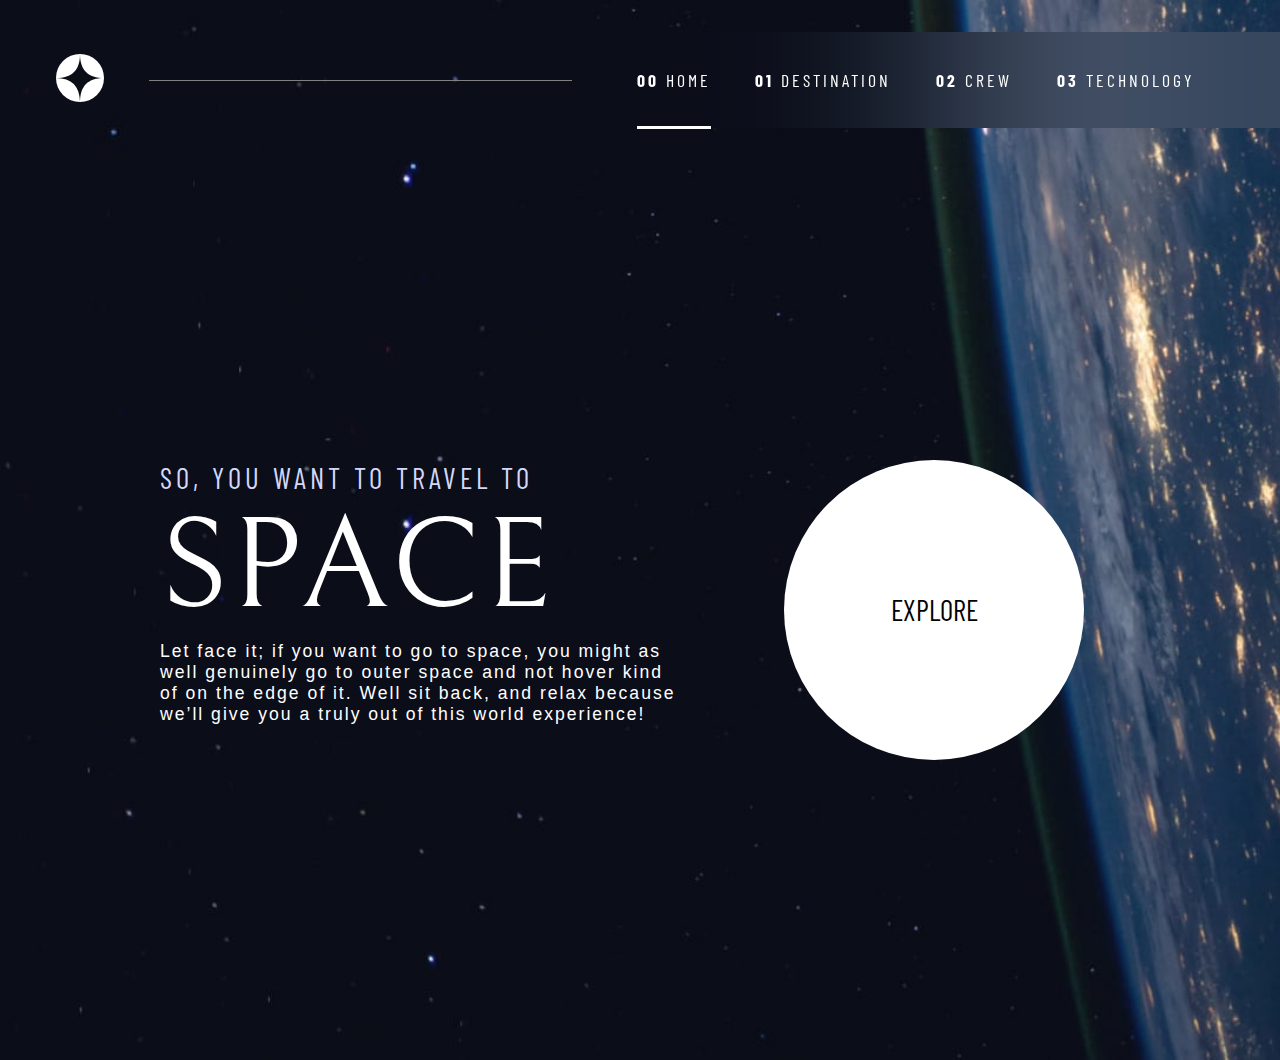
<file: index.html>
<!DOCTYPE html>
<html lang="en">

<head>
    <meta charset="UTF-8">
    <meta http-equiv="X-UA-Compatible" content="IE=edge">
    <meta name="viewport" content="width=device-width, initial-scale=1.0">
    <title>Space tourism</title>
    <!-- favicon link  -->
    <link rel="shortcut icon" href="./image/shared/logo.svg" type="image/x-icon">
    <!-- google fonts  -->
    <link href="https://fonts.googleapis.com/css2?family=Barlow+Condensed:ital,wght@0,100;0,200;0,300;0,400;0,500;1,200;1,300;1,400&display=swap"
        rel="stylesheet">
    <link href="https://fonts.googleapis.com/css2?family=Bellefair&display=swap" rel="stylesheet">
    <!-- custom css -->
    <link rel="stylesheet" href="./style.css">
    <!-- custom js  -->
    <script src="./script.js" defer></script>

    <link rel="stylesheet" href="https://cdnjs.cloudflare.com/ajax/libs/font-awesome/6.1.1/css/all.min.css" integrity="sha512-KfkfwYDsLkIlwQp6LFnl8zNdLGxu9YAA1QvwINks4PhcElQSvqcyVLLD9aMhXd13uQjoXtEKNosOWaZqXgel0g==" crossorigin="anonymous" referrerpolicy="no-referrer" />
</head>

<body>
    <div id="home">
    <header id="header">
        <div class="logo">
            <img src="./image/shared/logo.svg" alt="">
        </div>
        <nav id="navbar">
            <ul class="nav-links">
                <li><a href="./index.html" class="active"><span>00 </span>HOME</a></li>
                <li><a href="./destination/index.html"><span>01 </span>DESTINATION</a></li>
                <li><a href="./crew/index.html"><span>02 </span>CREW</a></li>
                <li><a href="./technology/index.html"><span>03 </span>TECHNOLOGY</a></li>
            </ul>
        </nav>
        <div class="hamburger">
           <span id="open"><i class="fa-solid fa-bars"></i></span> 
            <div class="hamburger-navbar">
               <span id="close"><i class="fa-solid fa-xmark"></i></span>
                <ul>
                    <li><a href="./index.html" class="active"><span>00 </span>HOME</a></li>
                    <li><a href="./destination/index.html"><span>01 </span>DESTINATION</a></li>
                    <li><a href="./crew/index.html"><span>02 </span>CREW</a></li>
                    <li><a href="./technology/index.html"><span>03 </span>TECHNOLOGY</a></li>
                </ul> 
            </div>
         </div>
    </header>

    <main id="main">
        <div class="main-box">
            <div class="left-main">
                <p class="first-line">SO, YOU WANT TO TRAVEL TO</p>
                <p class="second-line">SPACE</p>
                <p class="third-line">Let face it; if you want to go to space, you might as well genuinely go to outer
                    space and not hover kind of on the edge of it. Well sit back, and relax because we’ll give you a
                    truly out of this world experience!</p>
            </div>
            <div class="right-main">
                <a href="./destination/index.html"><button class="circle">EXPLORE</button></a>
            </div>
        </div>
    </main>
</div>
</body>

</html>
</file>
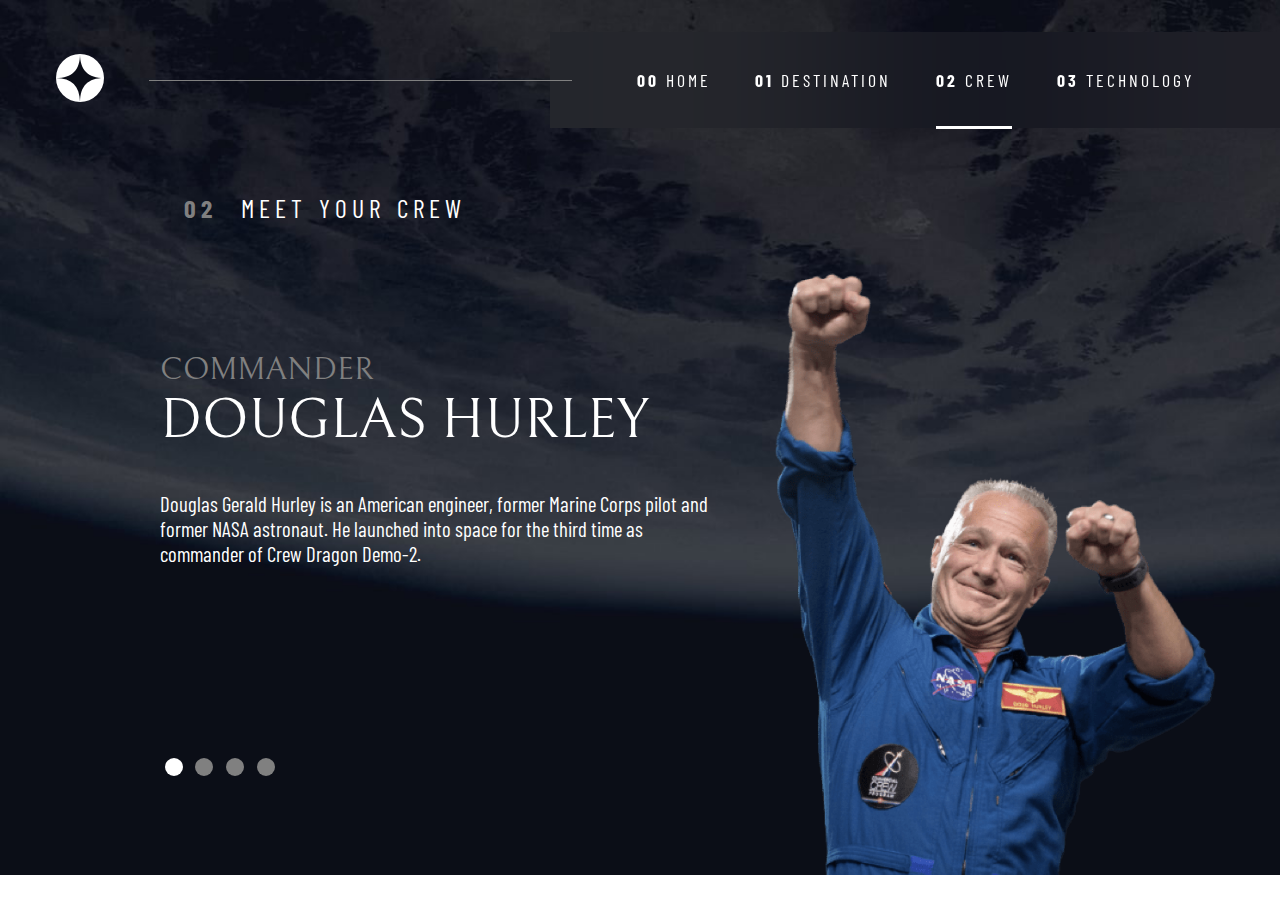
<file: crew/index.html>
<!DOCTYPE html>
<html lang="en">

<head>
    <meta charset="UTF-8">
    <meta http-equiv="X-UA-Compatible" content="IE=edge">
    <meta name="viewport" content="width=device-width, initial-scale=1.0">
    <title>Space tourism</title>
    <!-- favicon link  -->
    <link rel="shortcut icon" href="../image/shared/logo.svg" type="image/x-icon">
    <!-- google fonts  -->
    <link href="https://fonts.googleapis.com/css2?family=Barlow+Condensed:ital,wght@0,100;0,200;0,300;0,400;0,500;1,200;1,300;1,400&display=swap"
        rel="stylesheet">
    <link href="https://fonts.googleapis.com/css2?family=Bellefair&display=swap" rel="stylesheet">
    <!-- custom css -->
    <link rel="stylesheet" href="../crew/style.css">
    <!-- custom js  -->
    <script src="../crew/script.js" defer></script>

    <link rel="stylesheet" href="https://cdnjs.cloudflare.com/ajax/libs/font-awesome/6.1.1/css/all.min.css" integrity="sha512-KfkfwYDsLkIlwQp6LFnl8zNdLGxu9YAA1QvwINks4PhcElQSvqcyVLLD9aMhXd13uQjoXtEKNosOWaZqXgel0g==" crossorigin="anonymous" referrerpolicy="no-referrer" />
</head>

<body id="crew">
    <header id="header">
        <div class="logo">
            <img src="../image/shared/logo.svg" alt="">
        </div>
        <nav id="navbar">
            <ul class="nav-links">
                <li><a href="../index.html"><span>00 </span>HOME</a></li>
                <li><a href="../destination/index.html"><span>01 </span>DESTINATION</a></li>
                <li><a href="../crew/index.html" class="active"><span>02 </span>CREW</a></li>
                <li><a href="../technology/index.html"><span>03 </span>TECHNOLOGY</a></li>
            </ul>
        </nav>
        <div class="hamburger">
           <span id="open"><i class="fa-solid fa-bars"></i></span> 
            <div class="hamburger-navbar">
               <span id="close"><i class="fa-solid fa-xmark"></i></span>
                <ul>
                    <li><a href="../index.html"><span>00 </span>HOME</a></li>
                    <li><a href="../destination/index.html"><span>01 </span>DESTINATION</a></li>
                    <li><a href="../crew/index.html" class="active"><span>02 </span>CREW</a></li>
                    <li><a href="../technology/index.html"><span>03 </span>TECHNOLOGY</a></li>
                </ul> 
            </div>
         </div>
    </header>


    <main id="main">
        <div class="main-box">
           <div class="left-main">
            <p><span>02</span>MEET YOUR CREW</p>
            <div class="left-content">
                <p class="heading">COMMANDER</p>
                <p class="character_name">DOUGLAS HURLEY</p>
                <br><br>
                <p class="para">Douglas Gerald Hurley is an American engineer, former Marine Corps pilot and former NASA astronaut. He launched into space for the third time as commander of Crew Dragon Demo-2.</p>
                <div class="indicator">
                    <button class="btn btn-active"></button>
                    <button class="btn"></button>
                    <button class="btn"></button>
                    <button class="btn"></button>
                </div>
            </div>
           </div>
           <div class="right-main">
            <img src="../image/crew/image-douglas-hurley.png" alt="">
           </div> 
        </div>
    </main>

</body>

</html>
</file>
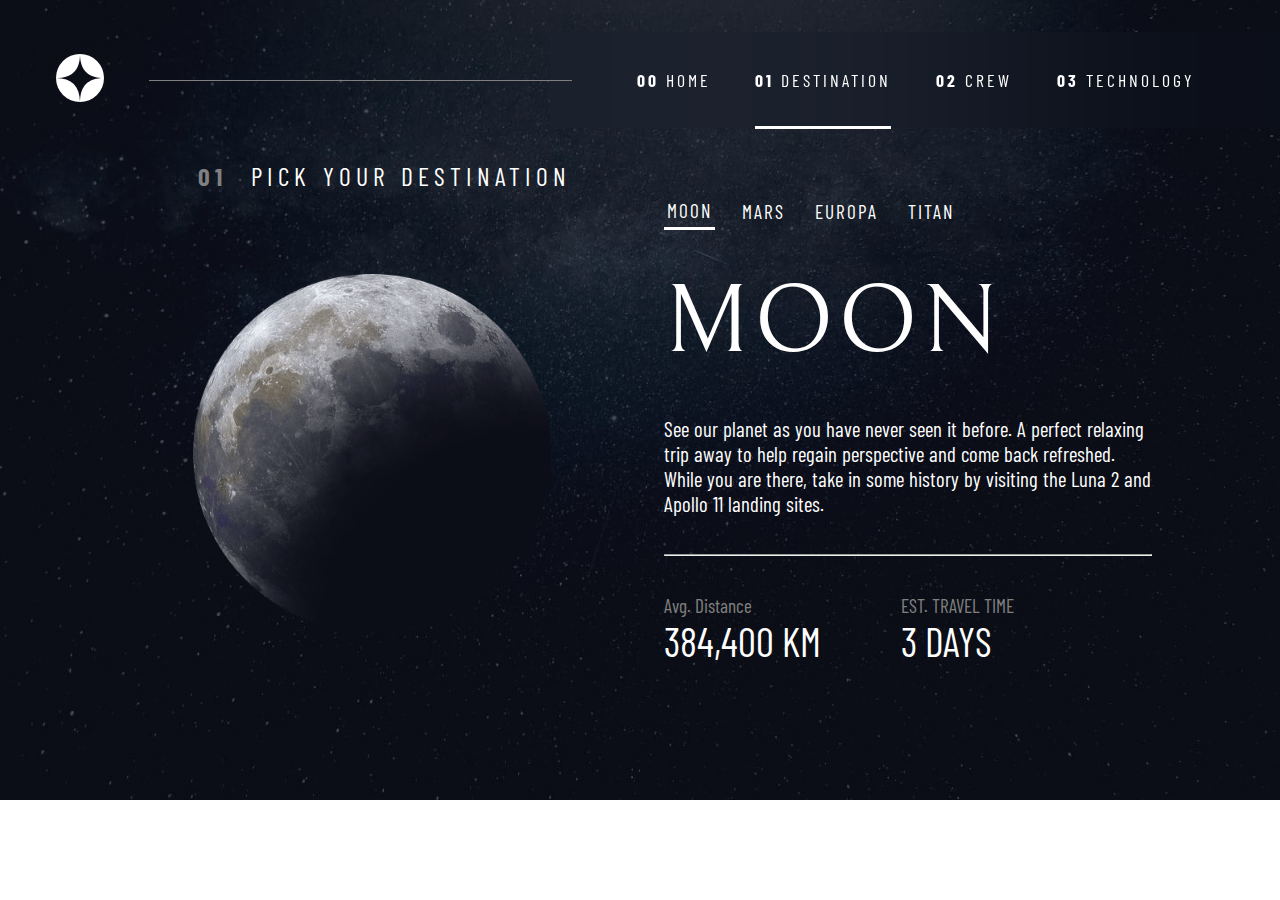
<file: destination/index.html>
<!DOCTYPE html>
<html lang="en">

<head>
    <meta charset="UTF-8">
    <meta http-equiv="X-UA-Compatible" content="IE=edge">
    <meta name="viewport" content="width=device-width, initial-scale=1.0">
    <title>Space tourism</title>
    <!-- favicon link  -->
    <link rel="shortcut icon" href="../image/shared/logo.svg" type="image/x-icon">
    <!-- google fonts  -->
    <link
        href="https://fonts.googleapis.com/css2?family=Barlow+Condensed:ital,wght@0,100;0,200;0,300;0,400;0,500;1,200;1,300;1,400&display=swap"
        rel="stylesheet">
    <link href="https://fonts.googleapis.com/css2?family=Bellefair&display=swap" rel="stylesheet">
    <!-- custom css -->
    <link rel="stylesheet" href="../destination/style.css">
    <!-- custom js  -->
    <script src="../destination/script.js" defer></script>

    <link rel="stylesheet" href="https://cdnjs.cloudflare.com/ajax/libs/font-awesome/6.1.1/css/all.min.css"
        integrity="sha512-KfkfwYDsLkIlwQp6LFnl8zNdLGxu9YAA1QvwINks4PhcElQSvqcyVLLD9aMhXd13uQjoXtEKNosOWaZqXgel0g=="
        crossorigin="anonymous" referrerpolicy="no-referrer" />
</head>

<body id="destination">
    <header id="header">
        <div class="logo">
            <img src="../image/shared/logo.svg" alt="">
        </div>
        <nav id="navbar">
            <ul class="nav-links">
                <li><a href="../index.html"><span>00 </span>HOME</a></li>
                <li><a href="../destination/index.html" class="active"><span>01 </span>DESTINATION</a></li>
                <li><a href="../crew/index.html"><span>02 </span>CREW</a></li>
                <li><a href="../technology/index.html"><span>03 </span>TECHNOLOGY</a></li>
            </ul>
        </nav>
        <div class="hamburger">
            <span id="open"><i class="fa-solid fa-bars"></i></span>
            <div class="hamburger-navbar">
                <span id="close"><i class="fa-solid fa-xmark"></i></span>
                <ul>
                    <li><a href="../index.html"><span>00 </span>HOME</a></li>
                    <li><a href="../destination/index.html" class="active"><span>01 </span>DESTINATION</a></li>
                    <li><a href="../crew/index.html"><span>02 </span>CREW</a></li>
                    <li><a href="../technology/index.html"><span>03 </span>TECHNOLOGY</a></li>
                </ul>
            </div>
        </div>
    </header>

    <main id="main">
        <div class="main-box">
            <div class="left-main">
                <p><span>01</span>PICK YOUR DESTINATION</p>
                <br>
                <img src="../image/destination/image-moon.png" alt="">        
            </div>
            <div class="right-main">
                <div class="tab_bar">
                    <ul class="tab_links">
                        <li class="tab-item active">MOON</li>
                        <li class="tab-item">MARS</li>
                        <li class="tab-item">EUROPA</li>
                        <li class="tab-item">TITAN</li>
                    </ul>
                </div>
                <br><br>
                <p class="heading">MOON</p>
                <br><br>
                <p class="para">See our planet as you have never seen it before. A perfect relaxing trip away to help
                    regain perspective and come back refreshed. While you are there, take in some history by visiting
                    the Luna 2 and Apollo 11 landing sites.</p>
                <br><br>
                <hr>
                <br><br>
                <div class="main-footer">
                    <p class="footer-para" id="distance">Avg. Distance <br> <span>384,400 KM</span></p>
                    <p class="footer-para" id="day">EST. TRAVEL TIME <br><span>3 DAYS</span></p>
                </div>
            </div>
        </div>
    </main>
</body>

</html>
</file>
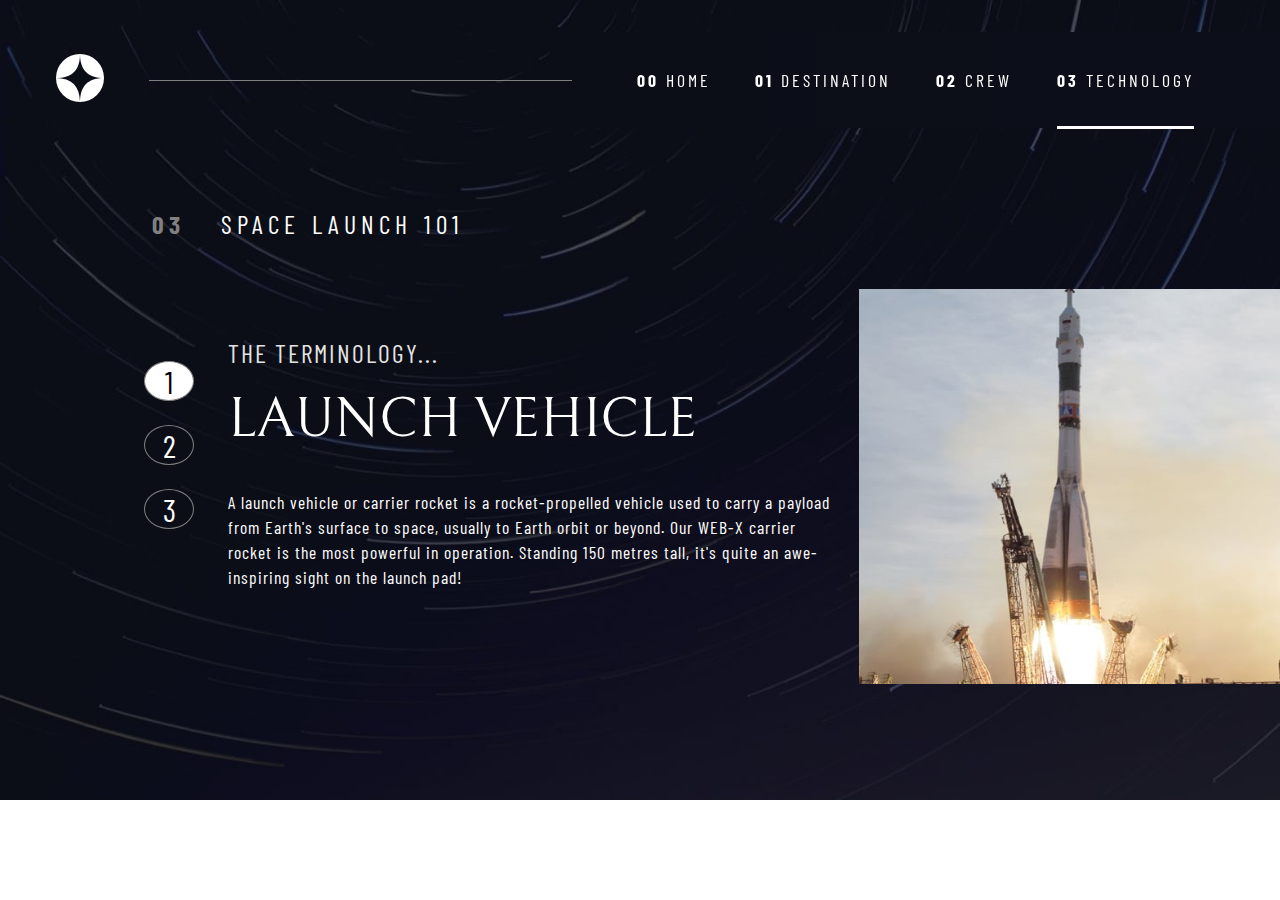
<file: technology/index.html>
<!DOCTYPE html>
<html lang="en">

<head>
    <meta charset="UTF-8">
    <meta http-equiv="X-UA-Compatible" content="IE=edge">
    <meta name="viewport" content="width=device-width, initial-scale=1.0">
    <title>Space tourism</title>
    <!-- favicon link  -->
    <link rel="shortcut icon" href="../image/shared/logo.svg" type="image/x-icon">
    <!-- google fonts  -->
    <link href="https://fonts.googleapis.com/css2?family=Barlow+Condensed:ital,wght@0,100;0,200;0,300;0,400;0,500;1,200;1,300;1,400&display=swap"
        rel="stylesheet">
    <link href="https://fonts.googleapis.com/css2?family=Bellefair&display=swap" rel="stylesheet">
    <!-- custom css -->
    <link rel="stylesheet" href="../technology/style.css">
    <!-- custom js  -->
    <script src="../technology/script.js" defer></script>

    <link rel="stylesheet" href="https://cdnjs.cloudflare.com/ajax/libs/font-awesome/6.1.1/css/all.min.css" integrity="sha512-KfkfwYDsLkIlwQp6LFnl8zNdLGxu9YAA1QvwINks4PhcElQSvqcyVLLD9aMhXd13uQjoXtEKNosOWaZqXgel0g==" crossorigin="anonymous" referrerpolicy="no-referrer" />
</head>

<body id="technology">
    <header id="header">
        <div class="logo">
            <img src="../image/shared/logo.svg" alt="">
        </div>
        <nav id="navbar">
            <ul class="nav-links">
                <li><a href="../index.html"><span>00 </span>HOME</a></li>
                <li><a href="../destination/index.html"><span>01 </span>DESTINATION</a></li>
                <li><a href="../crew/index.html"><span>02 </span>CREW</a></li>
                <li><a href="../technology/index.html" class="active"><span>03 </span>TECHNOLOGY</a></li>
            </ul>
        </nav>
        <div class="hamburger">
           <span id="open"><i class="fa-solid fa-bars"></i></span> 
            <div class="hamburger-navbar">
               <span id="close"><i class="fa-solid fa-xmark"></i></span>
                <ul>
                    <li><a href="../index.html" ><span>00 </span>HOME</a></li>
                    <li><a href="../destination/index.html"><span>01 </span>DESTINATION</a></li>
                    <li><a href="../crew/index.html"><span>02 </span>CREW</a></li>
                    <li><a href="../technology/index.html" class="active"><span>03 </span>TECHNOLOGY</a></li>
                </ul> 
            </div>
         </div>
    </header>

    <main id="main">
        <div class="main-box">
            <div class="main-heading">
                <p><span>03 </span>SPACE LAUNCH 101</p>
            </div>
            <div class="left-main">
                <div class="btn-box">
                   <button class="btn btn-active">1</button> 
                   <button class="btn">2</button> 
                   <button class="btn">3</button> 
                </div>
                <div class="main-content">
                    <p class="heading">THE TERMINOLOGY...</p>
                    <br>
                    <p class="satelite-name">LAUNCH VEHICLE</p>
                    <br><br>
                    <p class="para">A launch vehicle or carrier rocket is a rocket-propelled vehicle used to carry a payload from Earth's surface to space, usually to Earth orbit or beyond. Our WEB-X carrier rocket is the most powerful in operation. Standing 150 metres tall, it's quite an awe-inspiring sight on the launch pad!</p>
                </div>
            </div>
            <div class="right-main">
                <img src="../image/technology/image-launch-vehicle-portrait.jpg" alt="">
            </div>
        </div>
    </main>


</body>

</html>
</file>
<file: style.css>
/* CSS RESET  */

*{
    padding: 0;
    margin: 0;
    box-sizing: border-box;
    font-family: 'Barlow Condensed', sans-serif;
}

::-webkit-scrollbar{
    display: none;
}

:root{
    --color : #fff;
}

#home{
    background-image: url('./image/home/background-home-desktop.jpg');
    background-repeat: no-repeat;
    background-size: cover;
    z-index: -1;
}

#header{
    padding: 2rem 0;
    display: flex;
    align-items: center;
    justify-content: space-between;
}

.logo{
    padding: 0 3.5rem;
}

#navbar{
    width: 57vw;
    padding: 2.3rem 4rem;
    backdrop-filter: blur(7rem);
    position: relative;
}

#navbar::before{
    content: '';
    position: absolute;
    width: 33vw;
    height: 0.2px;
    background-color: grey;
    top: 50%;
    left: -55%;
}

.nav-links{
    display: flex;
    align-items: center;
    justify-content: space-around;
    list-style: none;
}

.nav-links>li>a{
    text-decoration: none;
    color: var(--color);
    font-size: 1.1rem;
    font-weight: 400;
    letter-spacing: 3px;
    padding: 2.2rem 0;
}

.nav-links>li>a>span{
    font-weight: bold;
}


.active{
    border-bottom: 3px solid var(--color);
}

.nav-links>li>a:hover{
    border-bottom: 3px solid grey;
}

.hamburger{
    display: none;
}

#main{
    width: 100vw;
    display: flex;
    align-items: center;
    justify-content: center;
    height: 100vh;
}

.main-box{
    width: 75vw;
    display: grid;
    grid-template-columns: 55% 45%;
    gap: 6rem;
}

.left-main{
    color: var(--color);
}

.first-line{
    font-size: 1.8rem;
    letter-spacing: 4px;
    color: #d2d8f9;
}

.second-line{
    font-size: 8rem;
    letter-spacing: 3px;
    font-family: 'Bellefair', serif;
}

.third-line{
    font-size: 1.1rem;
    font-family: sans-serif;
    letter-spacing: 2px;
}

.right-main>a{
    text-decoration: none;
    color: #000;
    letter-spacing: 2px;
}

.circle{
    height: 300px;
    width: 300px;
    outline: none;
    border: none;
    border-radius: 50%;
    font-size: 1.8rem;
    background-color: var(--color);
    cursor: pointer;
    transition: all 0.8s;
}

.circle:hover{
    box-shadow: 0 0 0px 60px rgba(255, 255, 255, 0.1);
}





/* desktop */
@media (min-width:1025px) and (max-width:1200px){

    #navbar{
        width: 70vw;
    }

    #navbar::before{
        content: '';
        position: absolute;
        width: 20vw;
        height: 0.2px;
        background-color: grey;
        top: 50%;
        left: -25%;
    }

    .main-box{
        width: 85vw;
        display: grid;
        grid-template-columns: 50% 30%;
    }

    .first-line{
        font-size: 1.6rem;
    }

    .second-line{
        font-size: 6rem;
    }

    .third-line{
        font-size: 1rem;
    }
    
}


/* laptop */

@media (min-width:769px) and (max-width:1024px){

    #navbar{
        width: 90vw;
        padding: 2.3rem 2rem;
    }

    .logo{
        padding: 0 2rem;
    }

    #navbar::before{
        content: '';
        position: absolute;
        width: 7vw;
        height: 0.2px;
        background-color: grey;
        top: 50%;
        left: -3%;
    }


    .main-box{
        width: 95vw;
        display: grid;
        grid-template-columns: 50% 30%;
        padding: 2rem;
    }

    .first-line{
        font-size: 1.6rem;
    }

    .second-line{
        font-size: 6rem;
    }

    .third-line{
        font-size: 1rem;
    }

    .circle{
        width: 250px;
        height: 250px;
    }
}



/* tablet  */

@media (min-width:481px) and (max-width:768px){

    #home{
        background-image: url('./image/home/background-home-tablet.jpg');
        background-repeat: no-repeat;
        background-size: cover;
        z-index: -1;
    }    

    #navbar{
        display: none;
    }

    .logo{
        padding: 0 1rem;
    }

    .hamburger{
        display: inline;
        padding: 1rem;
    }

    .hamburger-navbar{
        position: fixed;
        width: 0;
        height: 100%;
        top: 0;
        right: 0;
        backdrop-filter: blur(7rem);
        display: flex;
        align-items: center;
        justify-content: center;
        visibility: hidden;
        transition: all 0.5s;
    }
    
    .hamburger-navbar>ul{
        list-style: none;
    }

    .hamburger-navbar>ul>li{
       padding: 1.5rem 1rem;
       font-size: 1.1rem;
    }

    .hamburger-navbar>ul>li>a{
        color: var(--color);
        text-decoration: none;
        border: none;
    }

    #open{
        font-size: 1.7rem;
        color: var(--color);
    }

    #close{
        color: var(--color);
        font-size: 1.7rem;
        position: absolute;
        top: 10%;
        left: 10%;
    }

    #main{
        padding: 1rem;
    }

    .main-box{
        display: flex;
        flex-direction: column;
        align-items: center;
        justify-content: space-around;      
    }

    .left-main{
        text-align: center;
    }

    .first-line{
        font-size: 1rem;
    }

    .second-line{
        font-size: 6rem;
    }

    .third-line{
        font-size: 1rem;
    }

    .circle{
        height: 250px;
        width: 250px;
    }
}


/* phone */

@media (min-width:320px) and (max-width:480px){

    #home{
        background-image: url('./image/home/background-home-mobile.jpg');
        background-repeat: no-repeat;
        background-size: cover;
        z-index: -1;
    }    

    #navbar{
        display: none;
    }

    .logo{
        padding: 0 1rem;
    }

    .hamburger{
        display: inline;
        padding: 1rem;
    }

    .hamburger-navbar{
        position: fixed;
        width: 0;
        height: 100%;
        top: 0;
        right: 0;
        backdrop-filter: blur(7rem);
        display: flex;
        align-items: center;
        justify-content: center;
        visibility: hidden;
        transition: all 0.5s;
    }
    
    .hamburger-navbar>ul{
        list-style: none;
    }

    .hamburger-navbar>ul>li{
       padding: 1.5rem 1rem;
       font-size: 1.1rem;
    }

    .hamburger-navbar>ul>li>a{
        color: var(--color);
        text-decoration: none;
        border: none;
    }

    #open{
        font-size: 1.7rem;
        color: var(--color);
    }

    #close{
        color: var(--color);
        font-size: 1.7rem;
        position: absolute;
        top: 10%;
        left: 10%;
    }

    #main{
        padding: 0.5rem 0;
    }

    .main-box{
        display: flex;
        flex-direction: column;
        align-items: center;
    }

    .left-main{
        text-align: center;
    }

    .first-line{
        font-size: 1rem;
    }

    .second-line{
        font-size: 4rem;
    }

    .third-line{
        font-size: 1rem;
    }

    .circle{
        height: 220px;
        width: 220px;
    }
}


@media (min-width:0) and (max-width:319px){
    #home{
        background-image: url('./image/home/background-home-mobile.jpg');
        background-repeat: no-repeat;
        background-size: cover;
        z-index: -1;
    }    

    #navbar{
        display: none;
    }

    .logo{
        padding: 0 1rem;
    }

    .hamburger{
        display: inline;
        padding: 1rem;
    }

    .hamburger-navbar{
        position: fixed;
        width: 0;
        height: 100%;
        top: 0;
        right: 0;
        backdrop-filter: blur(7rem);
        display: flex;
        align-items: center;
        justify-content: center;
        visibility: hidden;
        transition: all 0.5s;
    }
    
    .hamburger-navbar>ul{
        list-style: none;
    }

    .hamburger-navbar>ul>li{
       padding: 1.5rem 1rem;
       font-size: 1.1rem;
    }

    .hamburger-navbar>ul>li>a{
        color: var(--color);
        text-decoration: none;
        border: none;
    }

    #open{
        font-size: 1.7rem;
        color: var(--color);
    }

    #close{
        color: var(--color);
        font-size: 1.7rem;
        position: absolute;
        top: 10%;
        left: 10%;
    }

    #main{
        padding: 0.5rem 0;
    }

    .main-box{
        display: flex;
        flex-direction: column;
        align-items: center;
        justify-content: space-around;      
    }

    .left-main{
        text-align: center;
    }

    .first-line{
        font-size: 1rem;
    }

    .second-line{
        font-size: 4rem;
    }

    .third-line{
        font-size: 1rem;
    }

    .circle{
        height: 220px;
        width: 220px;
    }
}
</file>
<file: crew/style.css>
/* CSS RESET  */

*{
    padding: 0;
    margin: 0;
    box-sizing: border-box;
    font-family: 'Barlow Condensed', sans-serif;
}

::-webkit-scrollbar{
    display: none;
}

:root{
    --color : #fff;
}

#crew{
    background-image: url('../image/crew/background-crew-desktop.jpg');
    background-repeat: no-repeat;
    background-size: cover;
    z-index: -1;
}

#header{
    padding: 2rem 0;
    display: flex;
    align-items: center;
    justify-content: space-between;
}

.logo{
    padding: 0 3.5rem;
}

#navbar{
    width: 57vw;
    padding: 2.3rem 4rem;
    backdrop-filter: blur(7rem);
    position: relative;
}

#navbar::before{
    content: '';
    position: absolute;
    width: 33vw;
    height: 0.2px;
    background-color: grey;
    top: 50%;
    left: -55%;
}

.nav-links{
    display: flex;
    align-items: center;
    justify-content: space-around;
    list-style: none;
}

.nav-links>li>a{
    text-decoration: none;
    color: var(--color);
    font-size: 1.1rem;
    font-weight: 400;
    letter-spacing: 3px;
    padding: 2.2rem 0;
}

.nav-links>li>a>span{
    font-weight: bold;
}


.active{
    border-bottom: 3px solid var(--color);
}

.nav-links>li>a:hover{
    border-bottom: 3px solid grey;
}

.hamburger{
    display: none;
}

#main{
    display: flex;
    align-items: center;
    justify-content: center;
}

.main-box{
    width: 90%;
    display: grid;
    grid-template-columns: 1.5fr 1fr;
    grid-template-rows: 1fr;
    gap: 3rem;
}

.left-main{
    padding: 2rem 0 2rem 6rem;
}

.left-main>p{
    color: var(--color);
    font-size: 1.6rem;
    letter-spacing: 5px;
    word-spacing: 2px;
}

.left-main>p>span{
    color: grey;
    font-weight: bold;
    padding: 0 1.5rem;
}

.left-content{
    margin-top: 8rem;
}

.heading{
    font-size: 2rem;
    color: grey;
    font-family: 'Bellefair', serif;
}

.character_name{
    font-family: 'Bellefair', serif;
    color: var(--color);
    font-size: 3.5rem;
}

.para{
    color: var(--color);
    font-size: 1.3rem;
}

.indicator{
    margin: 12rem 0 4rem 0;
}


.right-main{
    display: flex;
    align-items: flex-end;
    justify-content: flex-end;
}

.right-main>img{
    width: 100%;
}

.btn{
    width: 18px;
    height: 18px;
    border-radius: 50%;
    border: none;
    outline: none;
    cursor: pointer;
    margin: 0 0.3rem;
    background-color: grey;
}

.btn-active{
    background-color: var(--color);
}

















/* desktop  */

@media (min-width:1025px) and (max-width:1200px){

    #navbar{
        width: 70vw;
    }

    #navbar::before{
        content: '';
        position: absolute;
        width: 20vw;
        height: 0.2px;
        background-color: grey;
        top: 50%;
        left: -25%;
    }

    .main-box{
        width: 95%;
        display: grid;
        gap: 1.5rem;
    }

    .left-main{
        padding: 1rem 0 1rem 2rem;
    }

    .left-content{
        margin-top: 5rem;
    }

    .indicator{
        margin: 8rem 0 4rem 0;
    }
}


/* laptop  */
@media (min-width:769px) and (max-width:1024px){

    #navbar{
        width: 90vw;
        padding: 2.3rem 2rem;
    }

    .logo{
        padding: 0 2rem;
    }

    #navbar::before{
        content: '';
        position: absolute;
        width: 7vw;
        height: 0.2px;
        background-color: grey;
        top: 50%;
        left: -3%;
    }

    .main-box{
        width: 95%;
        display: grid;
        gap: 1rem;
        grid-template-columns: 1fr 1fr;
    }

    .left-main{
        padding: 1rem 0 1rem 1rem;
    }

    .left-content{
        margin-top: 6rem;
    }

    .indicator{
        margin: 8rem 0 4rem 0;
    }

    .right-main{
        display: flex;
        align-items: center;
        justify-content: center;
    }

}




/* tablet  */
@media (min-width:481px) and (max-width:768px){

    #crew{
        background-image: url('../image/crew/background-crew-tablet.jpg');
        background-repeat: no-repeat;
        background-size: cover;
        z-index: -1;
    }    

    #navbar{
        display: none;
    }

    .logo{
        padding: 0 1rem;
    }

    .hamburger{
        display: inline;
        padding: 1rem;
    }

    .hamburger-navbar{
        position: fixed;
        width: 0;
        height: 100%;
        top: 0;
        right: 0;
        backdrop-filter: blur(7rem);
        display: flex;
        align-items: center;
        justify-content: center;
        visibility: hidden;
        transition: all 0.5s;
        z-index: 99999;
    }
    
    .hamburger-navbar>ul{
        list-style: none;
    }

    .hamburger-navbar>ul>li{
       padding: 1.5rem 1rem;
       font-size: 1.1rem;
    }

    .hamburger-navbar>ul>li>a{
        color: var(--color);
        text-decoration: none;
        border: none;
    }

    #open{
        font-size: 1.7rem;
        color: var(--color);
    }

    #close{
        color: var(--color);
        font-size: 1.7rem;
        position: absolute;
        top: 10%;
        left: 10%;
    }

    #main{
        width: 100%;
        padding: 0.5rem;
    }

    .main-box{
        width: 95%;
        display: grid;
        grid-template-rows: 0.3fr 0.8fr;
        grid-template-columns: 1fr;
        gap: 1rem;
    }

    .left-main{
        text-align: center;
        padding: 1rem;
        order: 1;
        padding: 0.5rem;
    }

    .left-content{
        margin: 4rem 1rem 1rem 1rem;
    }

    .right-main{
        order: 0;
        padding: 3rem;
    }

    .right-main>img{
        border-bottom: 1px solid grey;
    }

    .heading{
        font-size: 1.4rem;
    }

    .character_name{
        font-size: 2.5rem;
    }

    .para{
        font-size: 1rem;
    }

    .indicator{
        margin-top: 3rem;
    }

}



/* phone  */

@media (min-width:320px) and (max-width:480px){

    #crew{
        background-image: url('../image/crew/background-crew-mobile.jpg');
        background-repeat: no-repeat;
        background-size: cover;
        z-index: -1;
    }    

    #navbar{
        display: none;
    }

    .logo{
        padding: 0 1rem;
    }

    .hamburger{
        display: inline;
        padding: 1rem;
    }

    .hamburger-navbar{
        position: fixed;
        width: 0;
        height: 100%;
        top: 0;
        right: 0;
        backdrop-filter: blur(7rem);
        display: flex;
        align-items: center;
        justify-content: center;
        visibility: hidden;
        transition: all 0.5s;
        z-index: 99999;
    }
    
    .hamburger-navbar>ul{
        list-style: none;
    }

    .hamburger-navbar>ul>li{
       padding: 1.5rem 1rem;
       font-size: 1.1rem;
    }

    .hamburger-navbar>ul>li>a{
        color: var(--color);
        text-decoration: none;
        border: none;
    }

    #open{
        font-size: 1.7rem;
        color: var(--color);
    }

    #close{
        color: var(--color);
        font-size: 1.7rem;
        position: absolute;
        top: 10%;
        left: 10%;
    }

    #main{
        width: 100%;
        padding: 0.5rem;
    }

    .main-box{
        width: 95%;
        display: grid;
        grid-template-rows: 0.3fr 0.8fr;
        grid-template-columns: 1fr;
        gap: 1rem;
    }

    .left-main{
        text-align: center;
        padding: 1rem;
        order: 1;
        padding: 0.3rem;
    }

    .left-main>p{
        font-size: 1.1rem;
    }

    .left-content{
        margin: 4rem 1rem 1rem 1rem;
    }

    .right-main{
        order: 0;
        padding: 1rem;
    }

    .right-main>img{
        border-bottom: 1px solid grey;
    }

    .heading{
        font-size: 1rem;
    }

    .character_name{
        font-size: 1.5rem;
    }

    .para{
        font-size: 1rem;
    }

    .indicator{
        margin-top: 3rem;
    }

    .btn{
        height: 13px;
        width: 13px;
    }

}


/*mini phone  */

@media (min-width:0px) and (max-width:319px){

    #crew{
        background-image: url('../image/crew/background-crew-mobile.jpg');
        background-repeat: no-repeat;
        background-size: cover;
        z-index: -1;
    }    

    #navbar{
        display: none;
    }

    .logo{
        padding: 0 1rem;
    }

    .hamburger{
        display: inline;
        padding: 1rem;
    }

    .hamburger-navbar{
        position: fixed;
        width: 0;
        height: 100%;
        top: 0;
        right: 0;
        backdrop-filter: blur(7rem);
        display: flex;
        align-items: center;
        justify-content: center;
        visibility: hidden;
        transition: all 0.5s;
        z-index: 99999;
    }
    
    .hamburger-navbar>ul{
        list-style: none;
    }

    .hamburger-navbar>ul>li{
       padding: 1.5rem 1rem;
       font-size: 1.1rem;
    }

    .hamburger-navbar>ul>li>a{
        color: var(--color);
        text-decoration: none;
        border: none;
    }

    #open{
        font-size: 1.7rem;
        color: var(--color);
    }

    #close{
        color: var(--color);
        font-size: 1.7rem;
        position: absolute;
        top: 10%;
        left: 10%;
    }

    #main{
        width: 100%;
        padding: 0.5rem;
    }

    .main-box{
        width: 95%;
        display: grid;
        grid-template-rows: 0.3fr 0.8fr;
        grid-template-columns: 1fr;
        gap: 1rem;
    }

    .left-main{
        text-align: center;
        padding: 1rem;
        order: 1;
        padding: 0.3rem;
    }

    .left-main>p{
        font-size: 1.1rem;
    }

    .left-content{
        margin: 4rem 1rem 1rem 1rem;
    }

    .right-main{
        order: 0;
        padding: 1rem;
    }

    .right-main>img{
        border-bottom: 1px solid grey;
    }

    .heading{
        font-size: 1rem;
    }

    .character_name{
        font-size: 1.5rem;
    }

    .para{
        font-size: 1rem;
    }

    .indicator{
        margin-top: 3rem;
    }

    .btn{
        height: 13px;
        width: 13px;
    }

}
</file>
<file: destination/style.css>
/* CSS RESET  */

*{
    padding: 0;
    margin: 0;
    box-sizing: border-box;
    font-family: 'Barlow Condensed', sans-serif;
}

::-webkit-scrollbar{
    display: none;
}

:root{
    --color : #fff;
}

#destination{
    background-image: url('../image/destination/background-destination-desktop.jpg');
    background-repeat: no-repeat;
    background-size: cover;
    z-index: -1;
}

#header{
    display: flex;
    align-items: center;
    justify-content: space-between;
    padding: 2rem 0;
}

.logo{
    padding: 0 3.5rem;
}

#navbar{
    width: 57vw;
    padding: 2.3rem 4rem;
    backdrop-filter: blur(7rem);
    position: relative;
}

#navbar::before{
    content: '';
    position: absolute;
    width: 33vw;
    height: 0.2px;
    background-color: grey;
    top: 50%;
    left: -55%;
}

.nav-links{
    display: flex;
    align-items: center;
    justify-content: space-around;
    list-style: none;
}

.nav-links>li>a{
    text-decoration: none;
    color: var(--color);
    font-size: 1.1rem;
    font-weight: 400;
    letter-spacing: 3px;
    padding: 2.2rem 0;
}

.nav-links>li>a>span{
    font-weight: bold;
}

.active{
    border-bottom: 3px solid var(--color);
}

.nav-links>li>a:hover{
    border-bottom: 3px solid grey;
}

.hamburger{
    display: none;
}


#main{
    display: flex;
    align-items: center;
    justify-content: center;
}

.main-box{
    width: 80%;
    display: grid;
    grid-template-columns: 1fr 1fr;
    gap: 3rem;
}

.left-main{
    text-align: center;
}

.left-main>p{
    color: var(--color);
    font-size: 1.6rem;
    letter-spacing: 5px;
    word-spacing: 2px;
}

.left-main>p>span{
    color: grey;
    font-weight: bold;
    padding: 0 1.5rem;
}

.left-main>img{
    animation: ZoomIn 3s ease-in-out infinite alternate;
    max-width: 80%;
    transform: scale(1);
    padding: 4rem 1rem;
}

@keyframes ZoomIn {
    from{
        transform: scale(1);
    }
    to{
        transform: scale(1.2);
    } 
}

.right-main{
    display: flex;
    align-items: flex-start;
    justify-content: center;
    flex-direction: column;
}

.tab_bar{
    width: 60%;
}

.tab_links{
    display: flex;
    align-items: center;
    justify-content: space-between;
    list-style: none;
}

.tab_links>li{
    color: var(--color);
    padding: 0.3rem 0.2rem;
    font-size: 1.2rem;
    text-decoration: none;
    letter-spacing: 2px;
}

.tab_links>li:hover{
    border-bottom: 3px solid grey;
    cursor: pointer;
}

.heading{
    font-size: 6rem;
    font-family: 'Bellefair', serif;
    color: var(--color);
    letter-spacing: 5px;
}

.para{
    color: var(--color);
    word-spacing: 1px;
    font-size: 1.3rem;
}


hr{
    width: 100%;
    color: grey;
}

.main-footer{
    width: 100%;
    display: flex;
    align-items: center;
    justify-content: flex-start;
}

.footer-para{
    color: grey;
    font-size: 1.2rem;
    margin-right: 5rem;
}

.footer-para>span{
    font-size: 2.5rem;
    color: var(--color);
}



/* desktop */
@media (min-width:1025px) and (max-width:1200px){

    #navbar{
        width: 70vw;
    }

    #navbar::before{
        content: '';
        position: absolute;
        width: 20vw;
        height: 0.2px;
        background-color: grey;
        top: 50%;
        left: -25%;
    }

    #main{
        padding: 1.5rem 0;
    }

.main-box{
    width: 90vw;
    display: grid;
    gap: 2rem;
}

.left-main>img{
    margin: 2rem;
}

.footer-para{
    font-size: 1rem;
    margin-right: 4rem;
}

.footer-para>span{
    font-size: 2rem;
}

}



/* laptop */

@media (min-width:769px) and (max-width:1024px){

    #navbar{
        width: 90vw;
        padding: 2.3rem 2rem;
    }

    .logo{
        padding: 0 2rem;
    }

    #navbar::before{
        content: '';
        position: absolute;
        width: 7vw;
        height: 0.2px;
        background-color: grey;
        top: 50%;
        left: -3%;
    }

    #main{
        padding: 1rem;
    }

    .main-box{
        width: 90vw;
        display: grid;
        gap: 1rem;
    }

    .left-main>p{
        font-size: 1.1rem;
    }

    .tab_bar{
        width: 100%;
    }

    .heading{
        font-size: 5rem;
    }

    .para{
        font-size: 1.3rem;
    }

    .footer-para{
        margin: 0 1.5rem;
    }

    .footer-para>span{
        font-size: 1.5rem;
    }   

}


/* tablet  */

@media (min-width:481px) and (max-width:768px){

    #destination{
        background-image: url('../image/destination/background-destination-tablet.jpg');
        background-repeat: no-repeat;
        background-size: cover;
        z-index: -1;
    }    

    #navbar{
        display: none;
    }

    .logo{
        padding: 0 1rem;
    }

    .hamburger{
        display: inline;
        padding: 1rem;
    }

    .hamburger-navbar{
        position: fixed;
        width: 0;
        height: 100%;
        top: 0;
        right: 0;
        backdrop-filter: blur(7rem);
        display: flex;
        align-items: center;
        justify-content: center;
        visibility: hidden;
        transition: all 0.5s;
        z-index: 99999;
    }
    
    .hamburger-navbar>ul{
        list-style: none;
    }

    .hamburger-navbar>ul>li{
       padding: 1.5rem 1rem;
       font-size: 1.1rem;
    }

    .hamburger-navbar>ul>li>a{
        color: var(--color);
        text-decoration: none;
        border: none;
    }

    #open{
        font-size: 1.7rem;
        color: var(--color);
    }

    #close{
        color: var(--color);
        font-size: 1.7rem;
        position: absolute;
        top: 10%;
        left: 10%;
    }
    
    #main{
        padding: 1rem;
    }

    .main-box{
        width: 90vw;
       display: grid;
       grid-template-rows: 1fr 1.2fr;
       grid-template-columns: 1fr;
       gap: 1rem;
    }

    .left-main>p{
        font-size: 1.5rem;
    }

    .left-main>img{
        z-index: -1;
    }

    .footer-para{
        margin: 0 1.5rem;
    }

    .footer-para>span{
        font-size: 2rem;
    }
}



/* phone  */


@media (min-width:320px) and (max-width:480px){

    #destination{
        background-image: url('../image/destination/background-destination-mobile.jpg');
        background-repeat: no-repeat;
        background-size: cover;
        z-index: -1;
    }    

    #navbar{
        display: none;
    }

    .logo{
        padding: 0 1rem;
    }

    .hamburger{
        display: inline;
        padding: 1rem;
    }

    .hamburger-navbar{
        position: fixed;
        width: 0;
        height: 100%;
        top: 0;
        right: 0;
        backdrop-filter: blur(7rem);
        display: flex;
        align-items: center;
        justify-content: center;
        visibility: hidden;
        transition: all 0.5s;
        z-index: 99999;
    }
    
    .hamburger-navbar>ul{
        list-style: none;
    }

    .hamburger-navbar>ul>li{
       padding: 1.5rem 1rem;
       font-size: 1.1rem;
    }

    .hamburger-navbar>ul>li>a{
        color: var(--color);
        text-decoration: none;
        border: none;
    }

    #open{
        font-size: 1.7rem;
        color: var(--color);
    }

    #close{
        color: var(--color);
        font-size: 1.7rem;
        position: absolute;
        top: 10%;
        left: 10%;
    }
    
    #main{
        padding: 0.5rem;
    }

    .main-box{
        width: 95vw;
       display: grid;
       grid-template-rows: 0.3fr 1fr;
       grid-template-columns: 1fr;
       gap: 0.5rem;
    }

    .left-main{
        width: 100%;
    }

    .left-main>p{
        font-size: 1.2rem;
        letter-spacing: 1px;
    }

    .left-main>img{
        z-index: -1;
        width: 200px;
    }

    .main-footer{
        display: flex;
        flex-direction: column;
        align-items: flex-start;
    }

    .footer-para{
        margin: 0.5rem 0;
    }

    .footer-para>span{
        font-size: 1.3rem;
    }

    .tab_bar{
        width: 90%;
    }

    .heading{
        font-size: 4rem;
    }
}




/* min-phone  */
@media (min-width:0px) and (max-width:319px){

    #destination{
        background-image: url('../image/destination/background-destination-mobile.jpg');
        background-repeat: no-repeat;
        background-size: cover;
        z-index: -1;
    }    

    #navbar{
        display: none;
    }

    .logo{
        padding: 0 1rem;
    }

    .hamburger{
        display: inline;
        padding: 1rem;
    }

    .hamburger-navbar{
        position: fixed;
        width: 0;
        height: 100%;
        top: 0;
        right: 0;
        backdrop-filter: blur(7rem);
        display: flex;
        align-items: center;
        justify-content: center;
        visibility: hidden;
        transition: all 0.5s;
        z-index: 99999;
    }
    
    .hamburger-navbar>ul{
        list-style: none;
    }

    .hamburger-navbar>ul>li{
       padding: 1.5rem 1rem;
       font-size: 1.1rem;
    }

    .hamburger-navbar>ul>li>a{
        color: var(--color);
        text-decoration: none;
        border: none;
    }

    #open{
        font-size: 1.7rem;
        color: var(--color);
    }

    #close{
        color: var(--color);
        font-size: 1.7rem;
        position: absolute;
        top: 10%;
        left: 10%;
    }
    
    #main{
        padding: 0.5rem;
    }

    .main-box{
        width: 95vw;
       display: grid;
       grid-template-rows: 0.3fr 1fr;
       grid-template-columns: 1fr;
       gap: 0.5rem;
    }

    .left-main{
        width: 100%;
    }

    .left-main>p{
        font-size: 1.2rem;
        letter-spacing: 1px;
    }

    .left-main>img{
        z-index: -1;
        width: 200px;
    }

    .main-footer{
        display: flex;
        flex-direction: column;
        align-items: flex-start;
    }

    .footer-para{
        margin: 1rem 0;
    }

    .footer-para>span{
        font-size: 2rem;
    }

    .tab_bar{
        width: 90%;
    }

    .heading{
        font-size: 4rem;
    }
}
</file>
<file: technology/style.css>
/* CSS RESET  */

*{
    padding: 0;
    margin: 0;
    box-sizing: border-box;
    font-family: 'Barlow Condensed', sans-serif;
}

::-webkit-scrollbar{
    display: none;
}

:root{
    --color : #fff;
}

#technology{
    background-image: url('../image/technology/background-technology-desktop.jpg');
    background-repeat: no-repeat;
    background-size: cover;
    z-index: -1;
}

#header{
    padding: 2rem 0;
    display: flex;
    align-items: center;
    justify-content: space-between;
}

.logo{
    padding: 0 3.5rem;
}

#navbar{
    width: 57vw;
    padding: 2.3rem 4rem;
    backdrop-filter: blur(7rem);
    position: relative;
}

#navbar::before{
    content: '';
    position: absolute;
    width: 33vw;
    height: 0.2px;
    background-color: grey;
    top: 50%;
    left: -55%;
}

.nav-links{
    display: flex;
    align-items: center;
    justify-content: space-around;
    list-style: none;
}

.nav-links>li>a{
    text-decoration: none;
    color: var(--color);
    font-size: 1.1rem;
    font-weight: 400;
    letter-spacing: 3px;
    padding: 2.2rem 0;
}

.nav-links>li>a>span{
    font-weight: bold;
}


.active{
    border-bottom: 3px solid var(--color);
}

.nav-links>li>a:hover{
    border-bottom: 3px solid grey;
}

.hamburger{
    display: none;
}



#main{
   display: flex;
   align-items: flex-end;
   justify-content: flex-end;
}

.main-box{
    width: 90%;
    margin: 3rem 0;
    display: grid;
    grid-template-columns: 1.7fr 1fr;
    grid-template-rows: 10% 80%;
    gap: 2rem 1rem;
}

.main-heading{
    grid-column: 1/3;
}

.main-heading>p{
    color: var(--color);
    font-size: 1.6rem;
    letter-spacing: 5px;
    word-spacing: 2px;
}

.main-heading>p>span{
    color: grey;
    font-weight: bold;
    padding: 0 1.5rem;
}

.left-main{
    display: grid;
    grid-template-columns: 10% 90%;
    grid-template-rows: 1fr;
    gap: 1rem;
    padding: 3rem 1rem;
}

.heading{
    font-size: 1.6rem;
    color: rgb(228, 227, 227);
    letter-spacing: 2px;
}

.satelite-name{
    font-family: 'Bellefair', serif;
    color: var(--color);
    font-size: 3.5rem;
}

.para{
    color: var(--color);
    font-size: 1.1rem;
    line-height: 25px;
    letter-spacing: 1px;
}

.btn{
    display:block;
    width: 50px;
    height: 40px;
    font-size: 2rem;
    border: 1px solid grey;
    outline: none;
    background-color: transparent;
    color: var(--color);
    margin: 1.5rem 0;
    border-radius: 50%;
    cursor: pointer;
}

.btn:hover{
    border: 1px solid var(--color);
}

.btn-active{
    background-color: var(--color);
    color: #000;
}

.right-main{
    display: flex;
    align-items: center;
    justify-content: center;
}

.right-main>img{
    width: 100%;
    height: 100%;
}




/* desktop  */

@media (min-width:1025px) and (max-width:1200px){

    #navbar{
        width: 70vw;
    }

    #navbar::before{
        content: '';
        position: absolute;
        width: 20vw;
        height: 0.2px;
        background-color: grey;
        top: 50%;
        left: -25%;
    }

    .main-box{
        width: 95%;
    }

}



/* laptop */

@media (min-width:769px) and (max-width:1024px){

    #navbar{
        width: 90vw;
        padding: 2.3rem 2rem;
    }

    .logo{
        padding: 0 2rem;
    }

    #navbar::before{
        content: '';
        position: absolute;
        width: 7vw;
        height: 0.2px;
        background-color: grey;
        top: 50%;
        left: -3%;
    }

    .main-box{
        width: 95%;
        display: grid;
        grid-template-columns: 1.3fr 1fr;
        grid-template-rows: 10% 90%;
        gap: 1rem;
        margin: 3rem 0 8rem 0;
    }

    .left-main{
        display: grid;
        grid-template-columns: 20% 80%;
    }

    .btn{
        margin: 3rem auto;
    }

    .para{
        font-size: 1.1rem;
    }

    .right-main{
        display: flex;
        align-items: center;
        justify-content: center;
    }

    .right-main>img{
        height: 70%;
    }

}



/* tablet  */

@media (min-width:481px) and (max-width:768px){

    #technology{
        background-image: url('../image/technology/background-technology-tablet.jpg');
        background-repeat: no-repeat;
        background-size: cover;
        z-index: -1;
    }    

    #navbar{
        display: none;
    }

    .logo{
        padding: 0 1rem;
    }

    .hamburger{
        display: inline;
        padding: 1rem;
    }

    .hamburger-navbar{
        position: fixed;
        width: 0;
        height: 100%;
        top: 0;
        right: 0;
        backdrop-filter: blur(7rem);
        display: flex;
        align-items: center;
        justify-content: center;
        visibility: hidden;
        transition: all 0.5s;
        z-index: 99999;
    }
    
    .hamburger-navbar>ul{
        list-style: none;
    }

    .hamburger-navbar>ul>li{
       padding: 1.5rem 1rem;
       font-size: 1.1rem;
    }

    .hamburger-navbar>ul>li>a{
        color: var(--color);
        text-decoration: none;
        border: none;
    }

    #open{
        font-size: 1.7rem;
        color: var(--color);
    }

    #close{
        color: var(--color);
        font-size: 1.7rem;
        position: absolute;
        top: 10%;
        left: 10%;
    }

    .main-box{
        width: 98%;
        display: grid;
        grid-template-columns: 1fr;
        grid-template-rows: 5% 30% 60%;
        gap: 1rem;
        margin: 4rem 0;
    }

    .main-heading{
        grid-column: 1/2;
        order: 0;
        text-align: center;
    }

    .main-heading>p{
        font-size: 1.2rem;
    }

    .left-main{
        order: 2;
        display: grid;
        grid-template-columns: 1fr;
        grid-template-rows: 10vh 0;
        padding: 0.5rem 0;
        gap: 3rem;
    }

    .btn-box{
       display: flex;
       align-items: center;
       justify-content: space-around;
       width: 50%;
       margin: auto;
    }

    .btn{
        display: inline-block;
        height: 40px;
        width: 40px;
        border-radius: 50%;
        font-size: 1.2rem;
    }

    .main-content{
        text-align: center;
    }

    .heading{
        font-size: 1.4rem;
    }

    .satelite-name{
        font-size: 1.7rem;
    }

    .right-main{
        order: 1;
    }

}




/* phone  */

@media (min-width:320px) and (max-width:480px){

    #technology{
        background-image: url('../image/technology/background-technology-mobile.jpg');
        background-repeat: no-repeat;
        background-size: cover;
        z-index: -1;
    }    

    #navbar{
        display: none;
    }

    .logo{
        padding: 0 1rem;
    }

    .hamburger{
        display: inline;
        padding: 1rem;
    }

    .hamburger-navbar{
        position: fixed;
        width: 0;
        height: 100%;
        top: 0;
        right: 0;
        backdrop-filter: blur(7rem);
        display: flex;
        align-items: center;
        justify-content: center;
        visibility: hidden;
        transition: all 0.5s;
        z-index: 99999;
    }
    
    .hamburger-navbar>ul{
        list-style: none;
    }

    .hamburger-navbar>ul>li{
       padding: 1.5rem 1rem;
       font-size: 1.1rem;
    }

    .hamburger-navbar>ul>li>a{
        color: var(--color);
        text-decoration: none;
        border: none;
    }

    #open{
        font-size: 1.7rem;
        color: var(--color);
    }

    #close{
        color: var(--color);
        font-size: 1.7rem;
        position: absolute;
        top: 10%;
        left: 10%;
    }

    .main-box{
        width: 98%;
        display: grid;
        grid-template-columns: 1fr;
        grid-template-rows: 5% 25% 70%;
        gap: 1rem;
    }

    .main-heading{
        grid-column: 1/2;
        order: 0;
        text-align: center;
    }

    .main-heading>p{
        font-size: 1.2rem;
    }

    .left-main{
        order: 2;
        display: grid;
        grid-template-columns: 1fr;
        grid-template-rows: 10vh 30vh;
        padding: 0.5rem 0;
        gap: 3rem;
    }

    .btn-box{
       display: flex;
       align-items: center;
       justify-content: space-around;
       width: 50%;
       margin: auto;
    }

    .btn{
        display: inline-block;
        height: 40px;
        width: 40px;
        border-radius: 50%;
        font-size: 1.2rem;
    }

    .main-content{
        text-align: center;
    }

    .heading{
        font-size: 1.4rem;
    }

    .para{
        font-size: 1rem;
    }

    .satelite-name{
        font-size: 1.7rem;
    }

    .right-main{
        order: 1;
    }


}




/*mini- phone  */

@media (min-width:0px) and (max-width:319px){

    #technology{
        background-image: url('../image/technology/background-technology-mobile.jpg');
        background-repeat: no-repeat;
        background-size: cover;
        z-index: -1;
    }    

    #navbar{
        display: none;
    }

    .logo{
        padding: 0 1rem;
    }

    .hamburger{
        display: inline;
        padding: 1rem;
    }

    .hamburger-navbar{
        position: fixed;
        width: 0;
        height: 100%;
        top: 0;
        right: 0;
        backdrop-filter: blur(7rem);
        display: flex;
        align-items: center;
        justify-content: center;
        visibility: hidden;
        transition: all 0.5s;
        z-index: 99999;
    }
    
    .hamburger-navbar>ul{
        list-style: none;
    }

    .hamburger-navbar>ul>li{
       padding: 1.5rem 1rem;
       font-size: 1.1rem;
    }

    .hamburger-navbar>ul>li>a{
        color: var(--color);
        text-decoration: none;
        border: none;
    }

    #open{
        font-size: 1.7rem;
        color: var(--color);
    }

    #close{
        color: var(--color);
        font-size: 1.7rem;
        position: absolute;
        top: 10%;
        left: 10%;
    }

    .main-box{
        width: 98%;
        display: grid;
        grid-template-columns: 1fr;
        grid-template-rows: 5% 25% 70%;
        gap: 1rem;
    }

    .main-heading{
        grid-column: 1/2;
        order: 0;
        text-align: center;
    }

    .main-heading>p{
        font-size: 1.2rem;
    }

    .left-main{
        order: 2;
        display: grid;
        grid-template-columns: 1fr;
        grid-template-rows: 10vh 30vh;
        padding: 0.5rem 0;
        gap: 3rem;
    }

    .btn-box{
       display: flex;
       align-items: center;
       justify-content: space-around;
       width: 50%;
       margin: auto;
    }

    .btn{
        display: inline-block;
        height: 40px;
        width: 40px;
        border-radius: 50%;
        font-size: 1.2rem;
    }

    .main-content{
        text-align: center;
    }

    .heading{
        font-size: 1.4rem;
    }

    .para{
        font-size: 1rem;
    }

    .satelite-name{
        font-size: 1.7rem;
    }

    .right-main{
        order: 1;
    }


}
</file>
